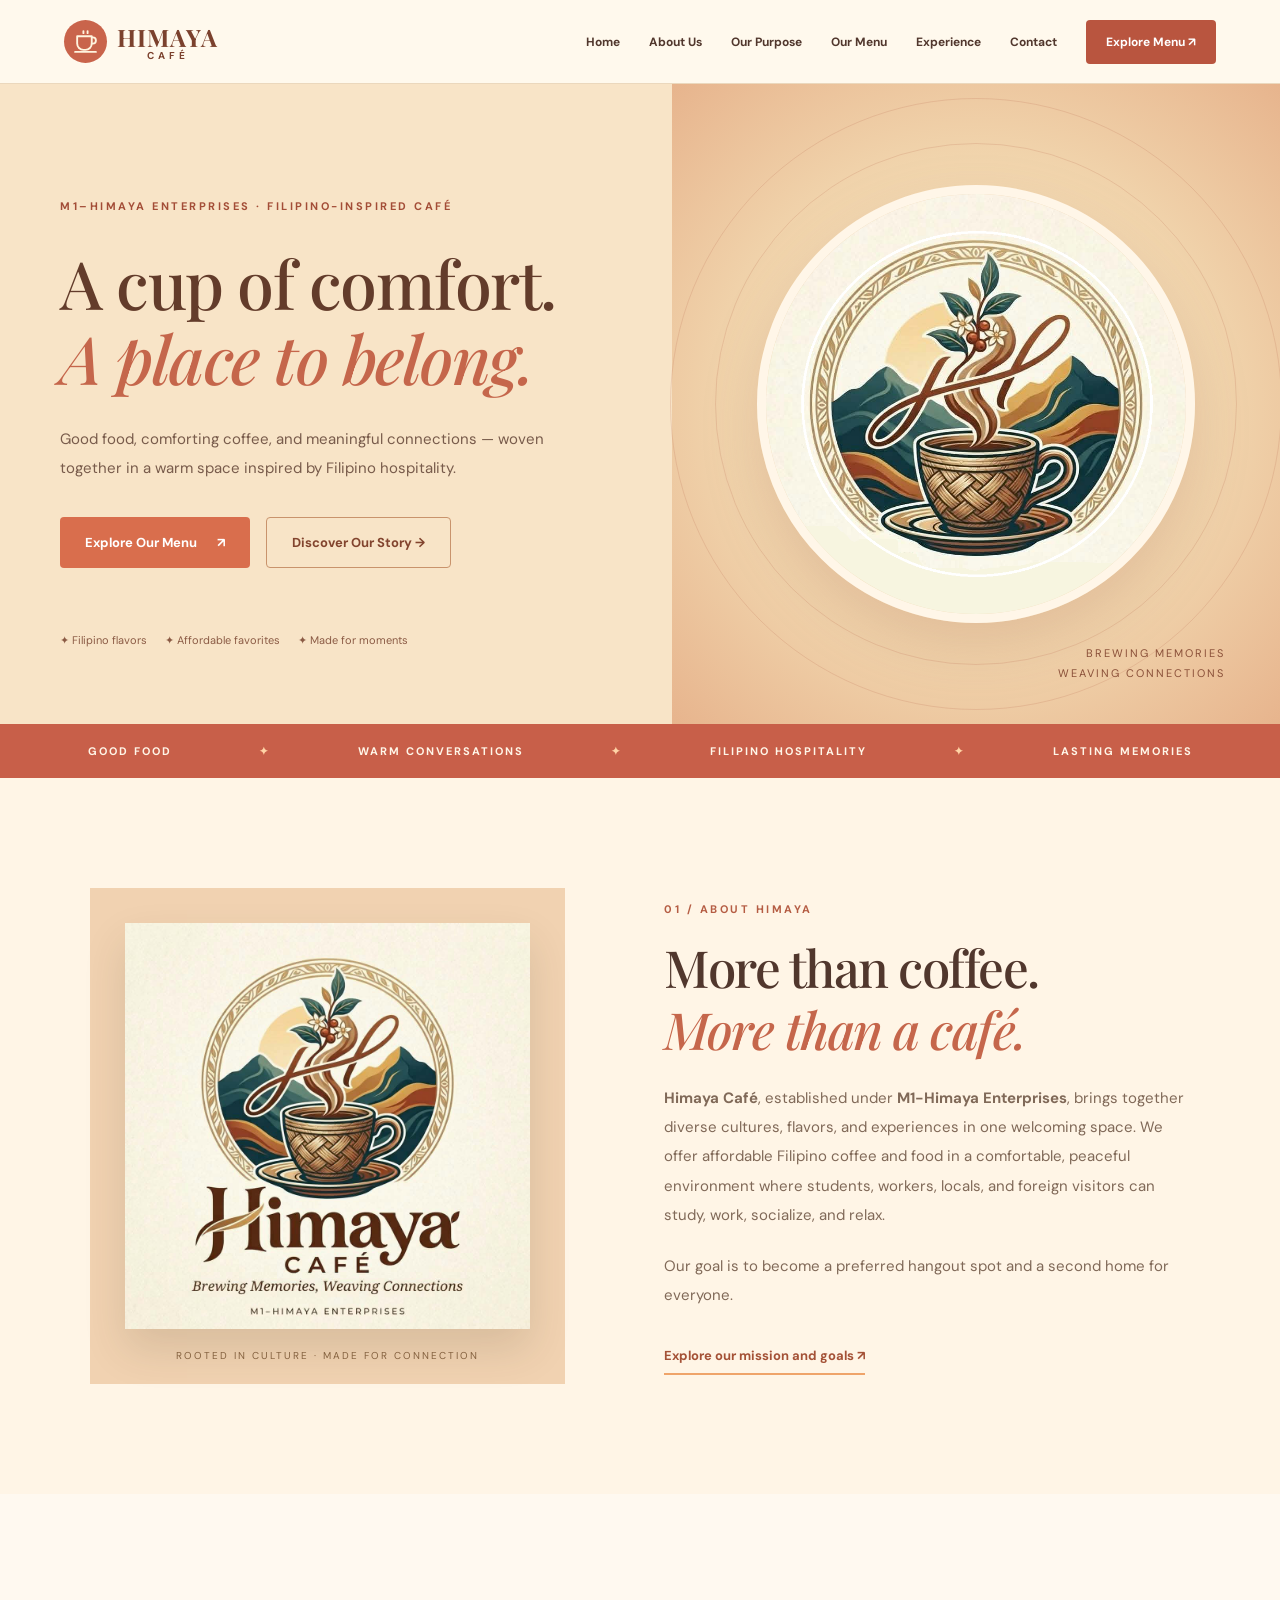
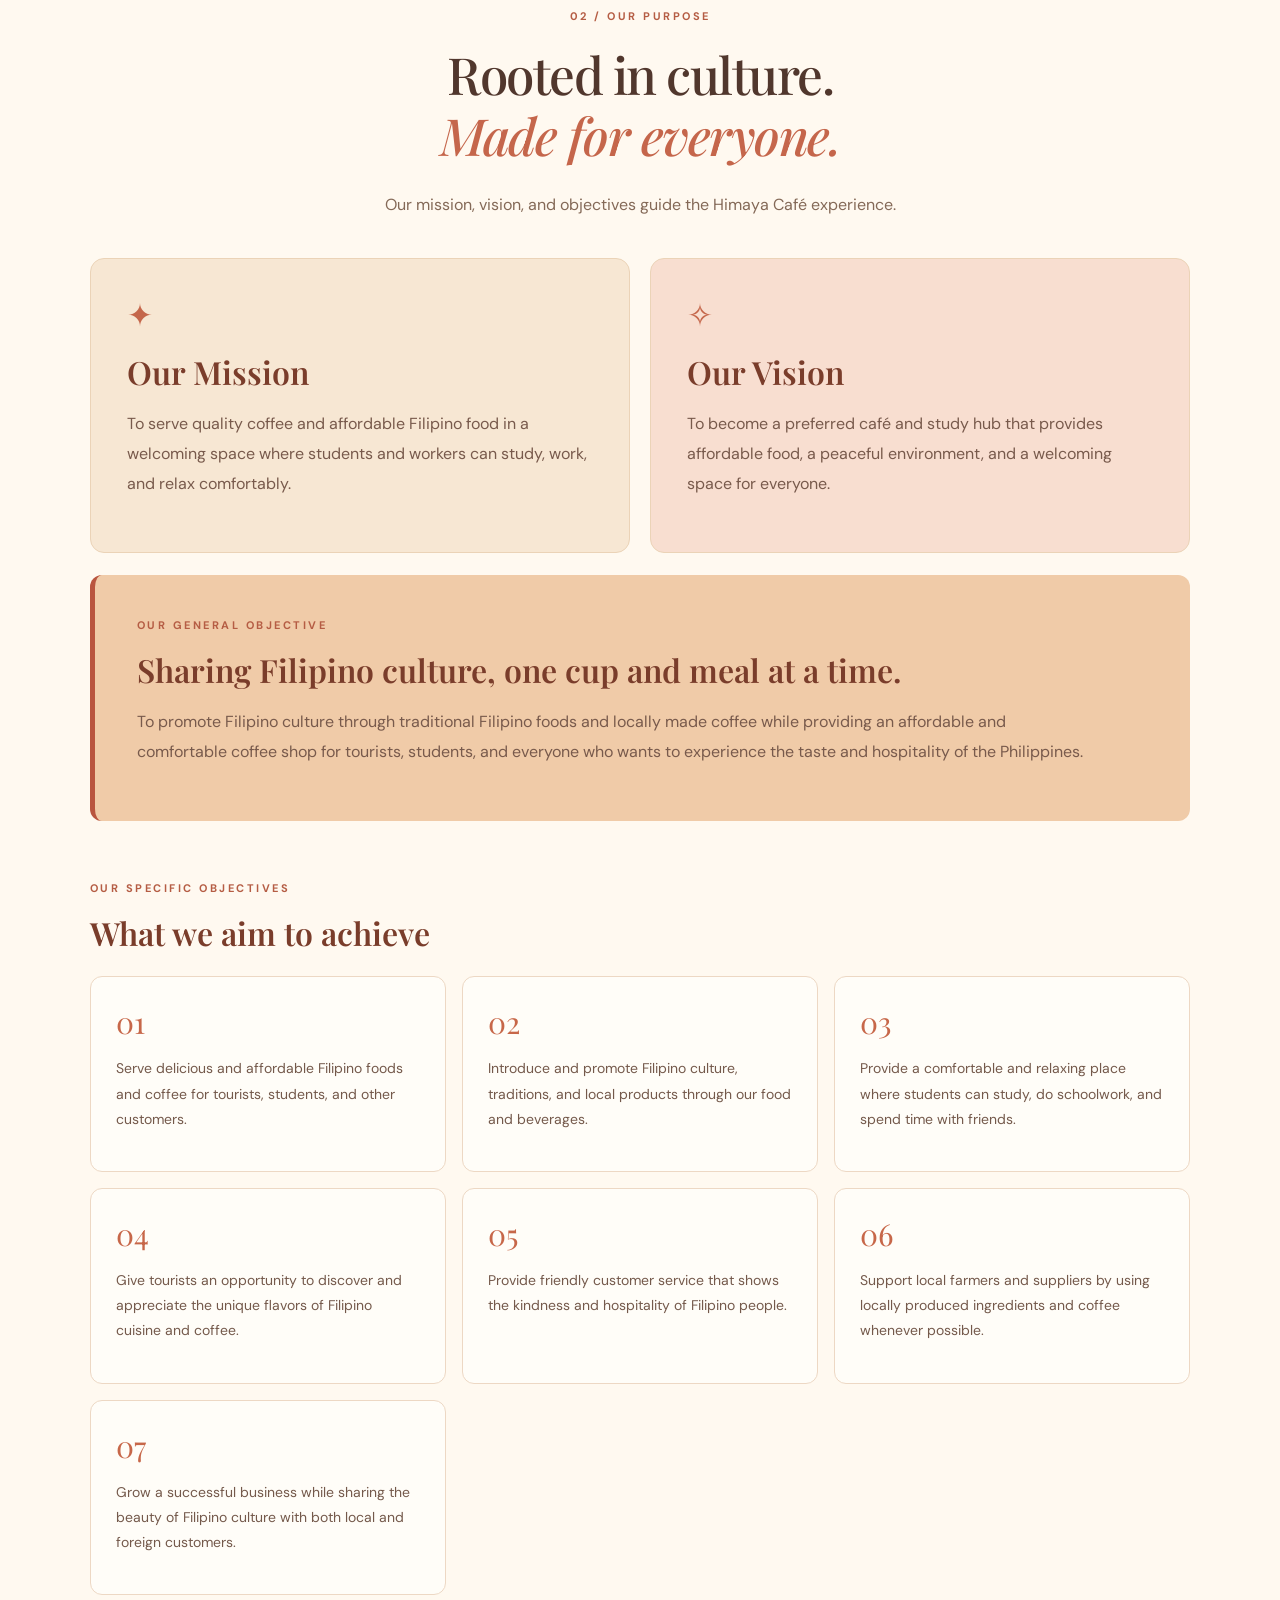
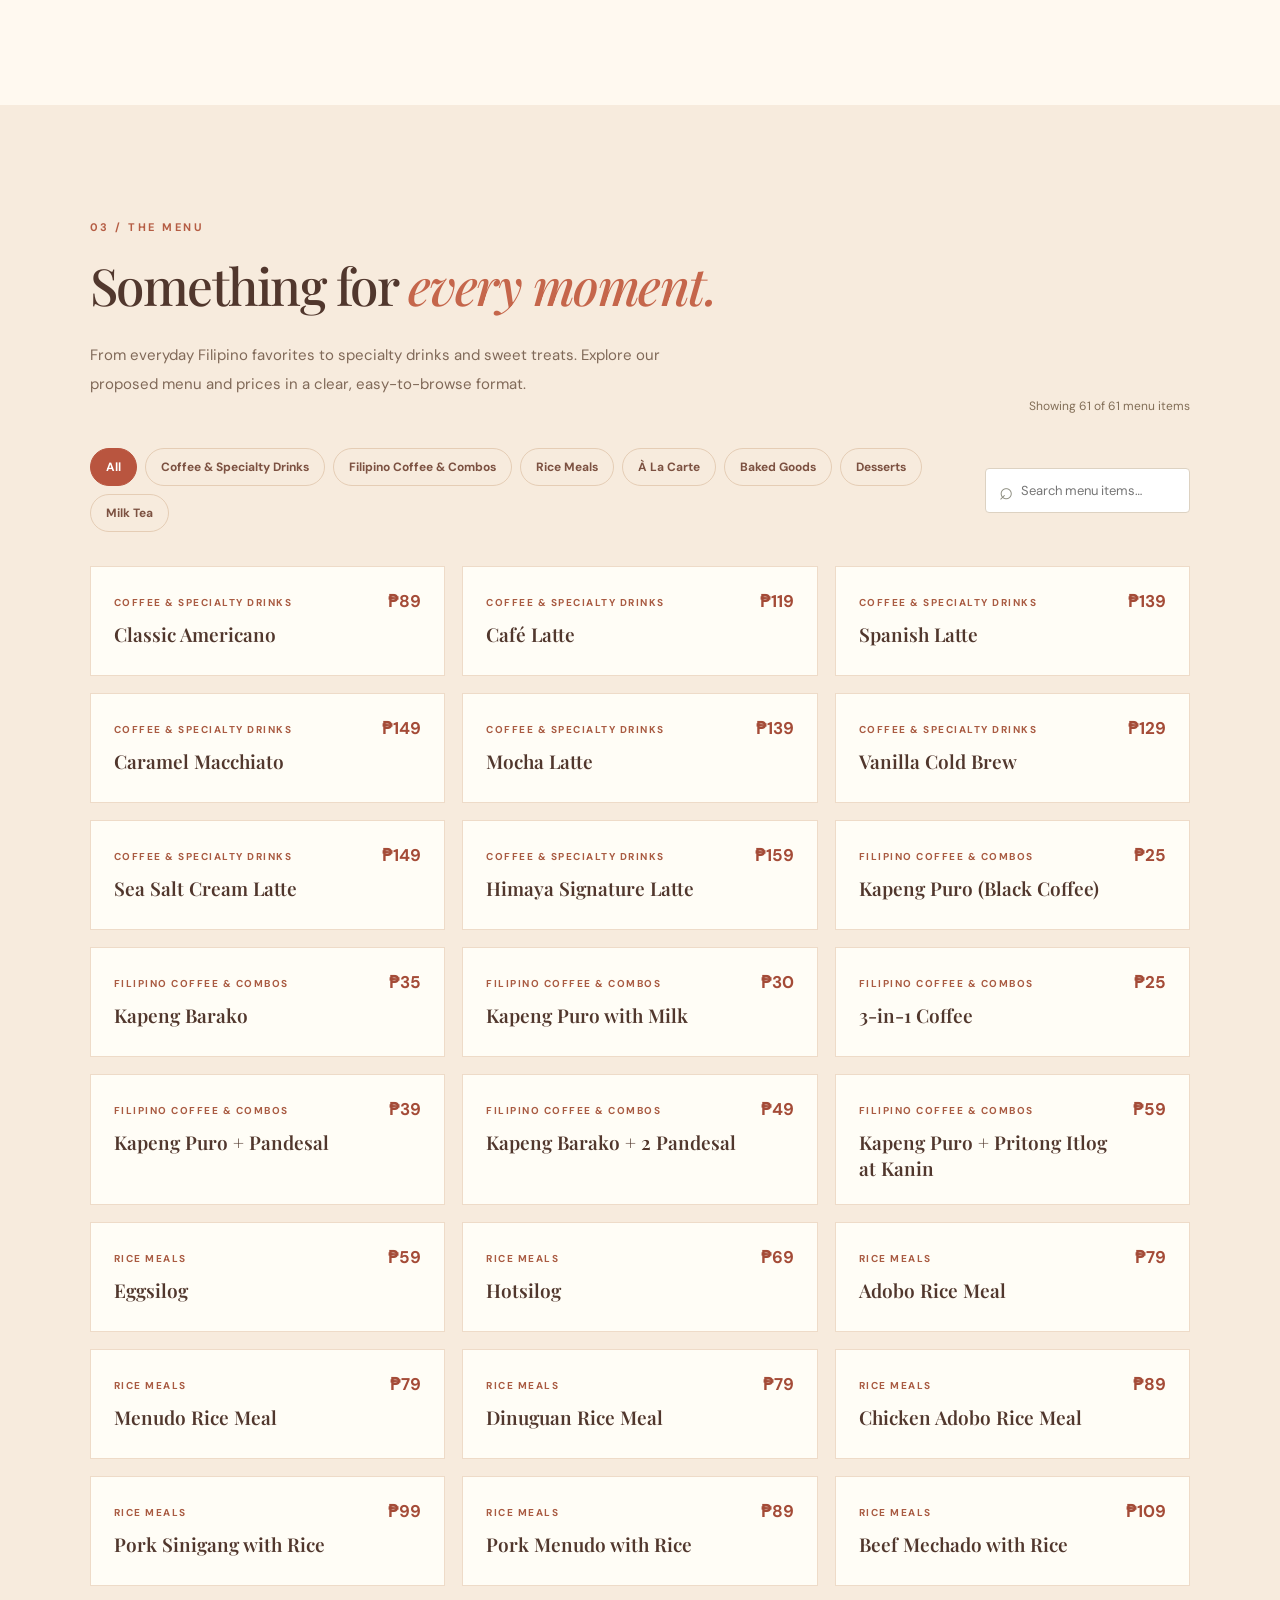
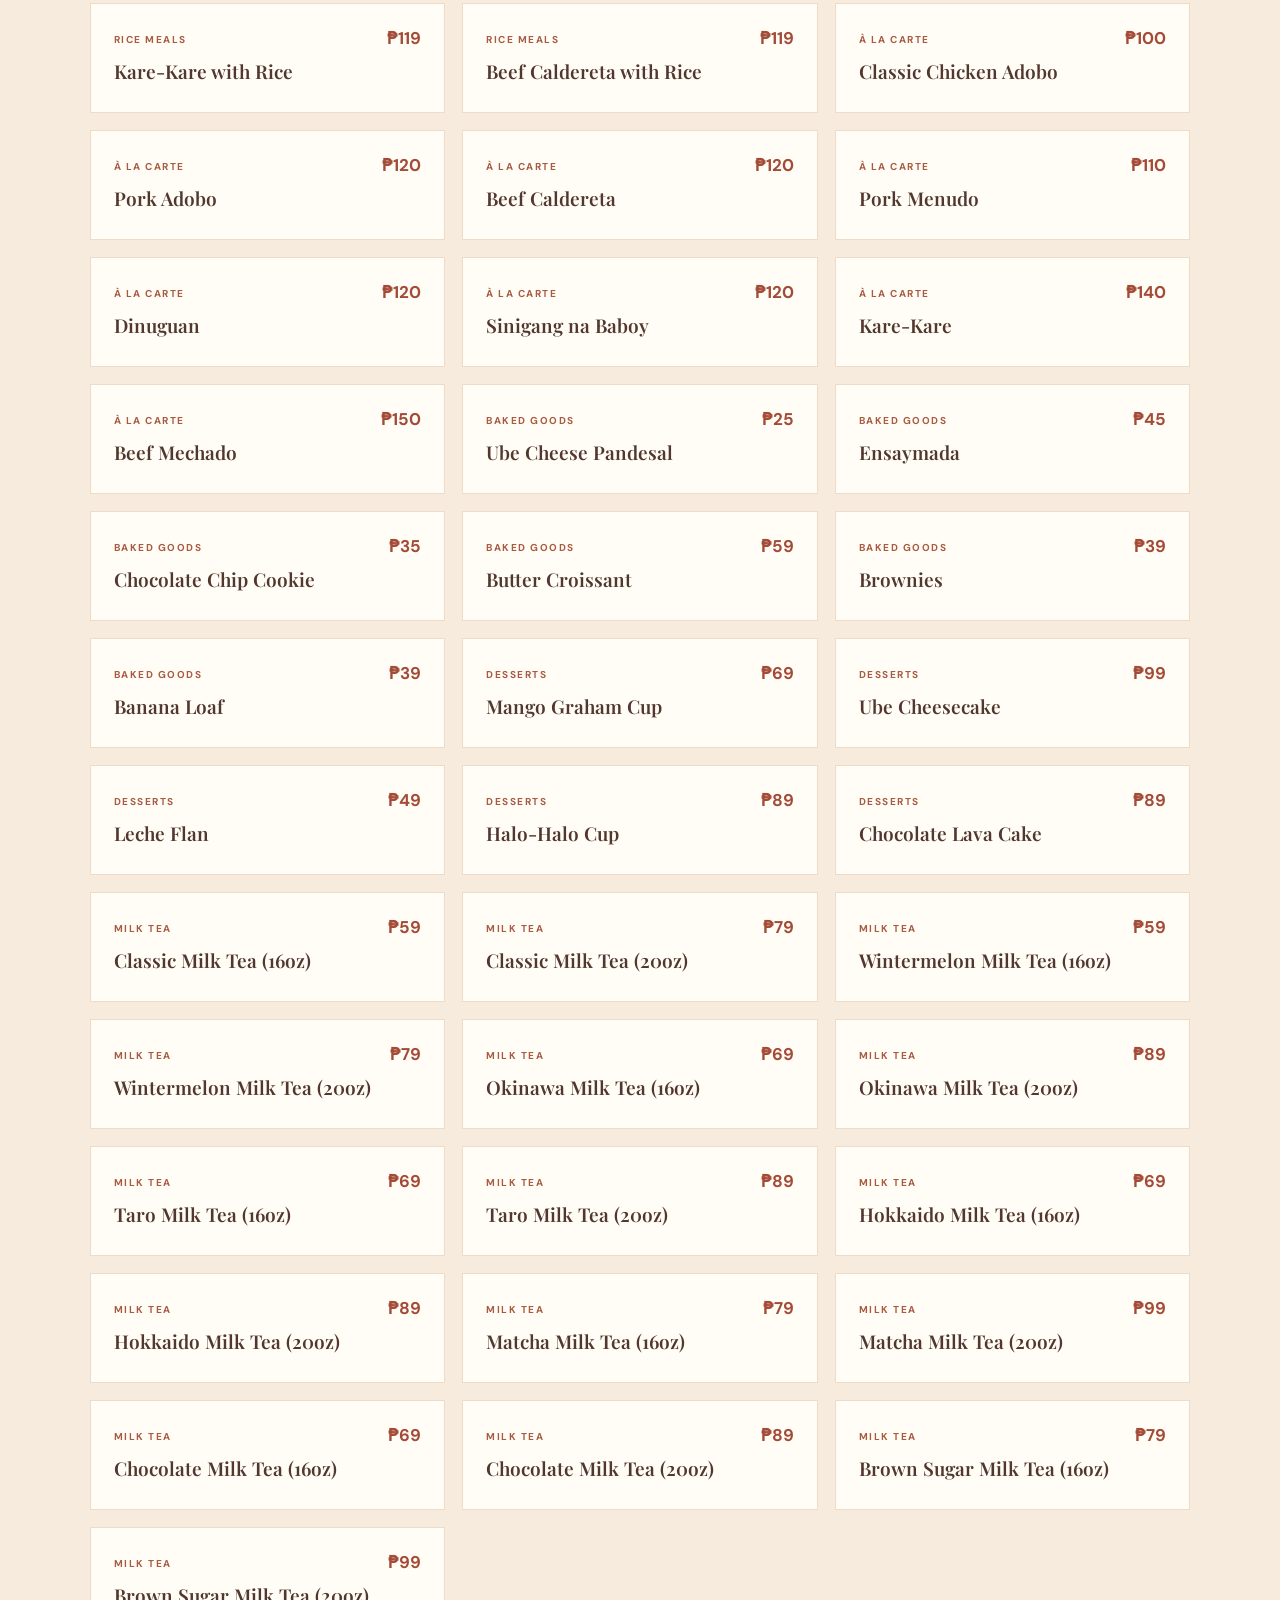
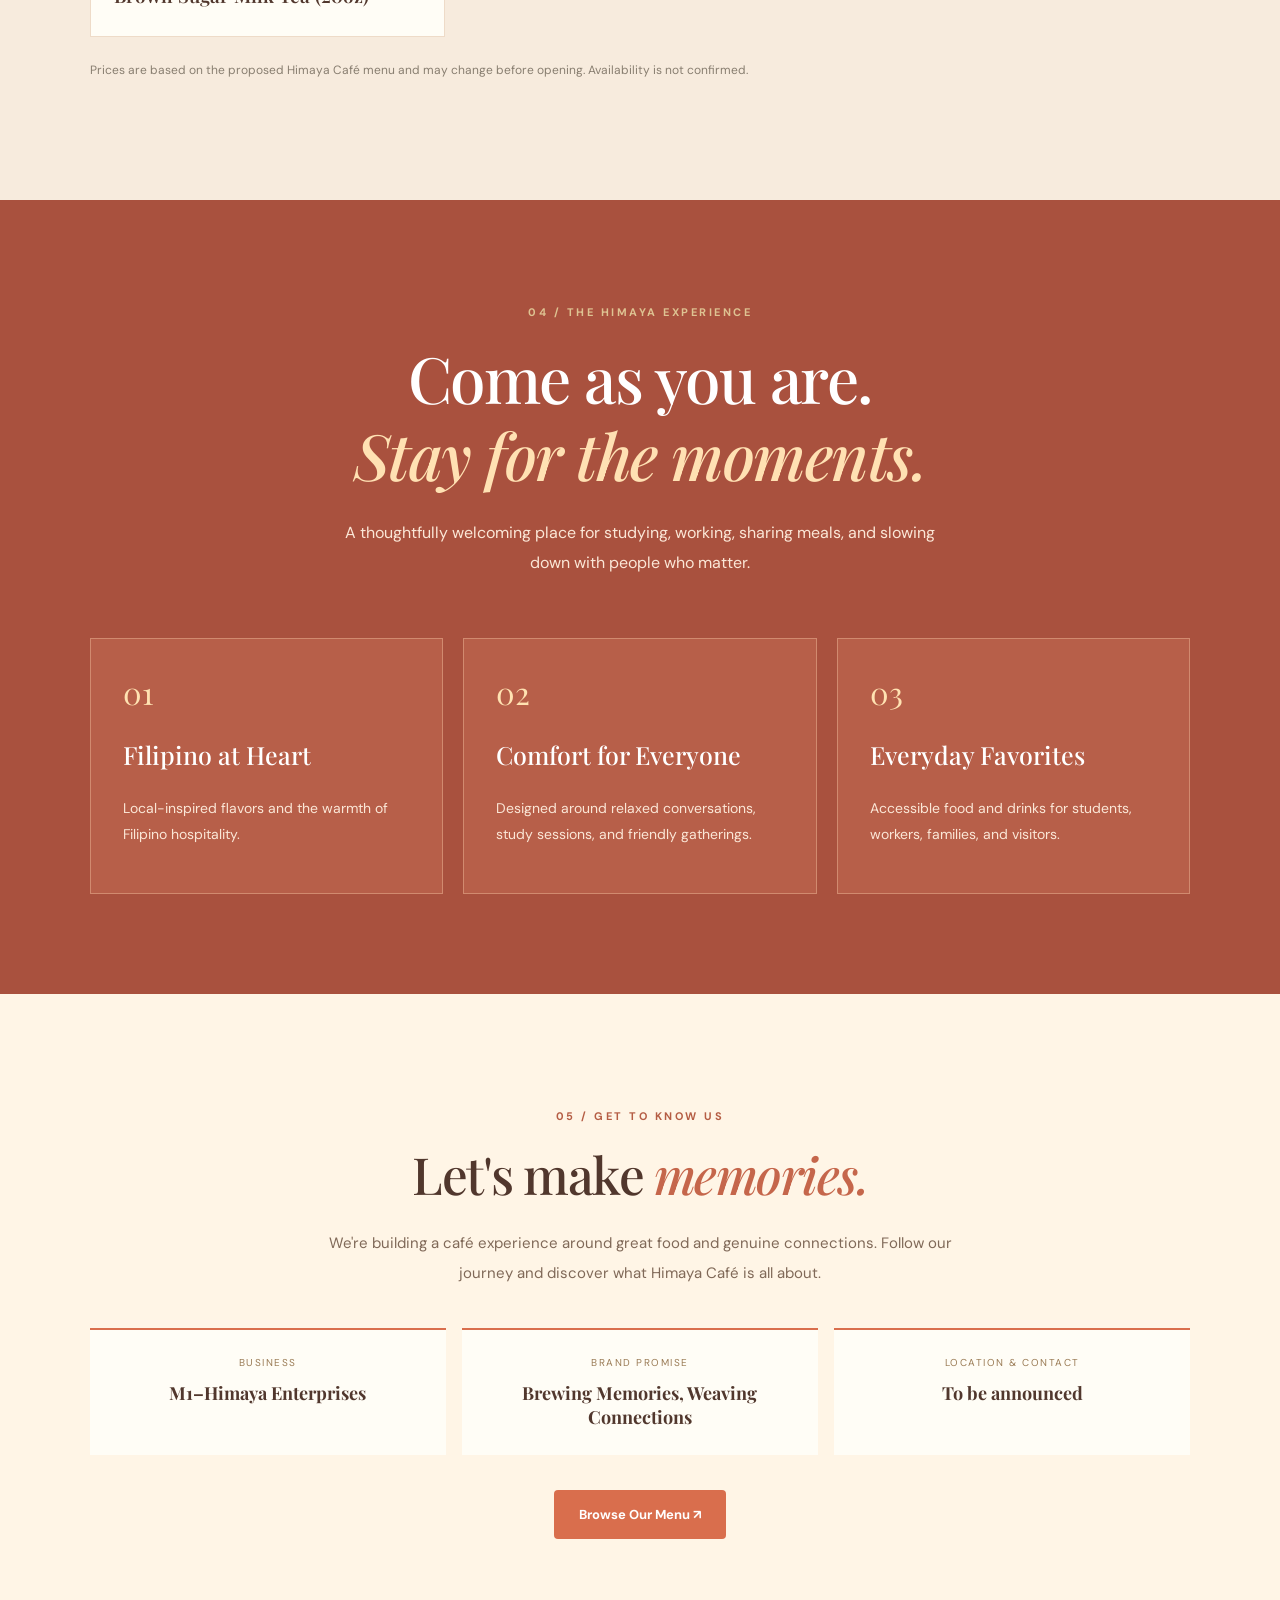
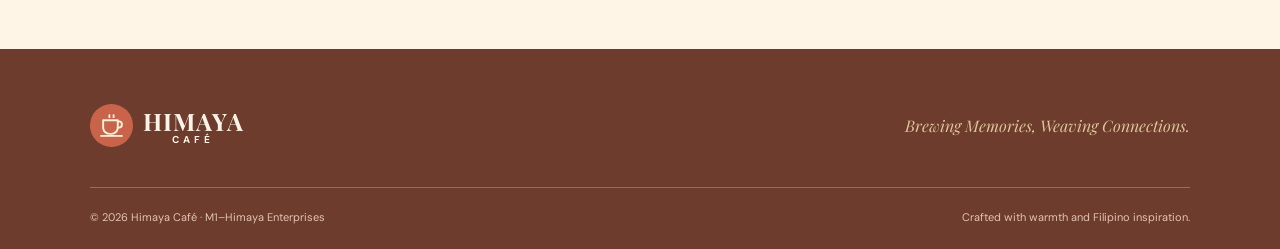
<file: index.html>
<!doctype html>
<html lang="en">

<head>
    <meta charset="utf-8">
    <meta name="viewport" content="width=device-width, initial-scale=1">
    <meta name="theme-color" content="#F9F1E4">
    <meta name="description" content="Himaya Café — Brewing Memories, Weaving Connections. Filipino comfort food, coffee and meaningful moments.">

    <title>Himaya Café | Brewing Memories, Weaving Connections</title>

    <link rel="stylesheet" href="styles.css">
</head>

<body>

    <!-- ==================== NAVIGATION ==================== -->
    <header class="nav">

        <a href="#home" class="brand">
            
            <span class="brand-mark">
                <svg
                    xmlns="http://www.w3.org/2000/svg"
                    width="25"
                    height="25"
                    viewBox="0 0 24 24"
                    fill="none"
                    stroke="currentColor"
                    stroke-width="1.8"
                    stroke-linecap="round"
                    stroke-linejoin="round"
                    aria-label="Coffee cup"
                    role="img"
                >
                    <path d="M10 2v2" />
                    <path d="M14 2v2" />
                    <path d="M4 7h14v7a6 6 0 0 1-6 6h-2a6 6 0 0 1-6-6V7Z" />
                    <path d="M18 8h1a3 3 0 0 1 0 6h-1" />
                    <path d="M2 22h20" />
                </svg>
            </span>

            <span>HIMAYA <small>CAFÉ</small></span>
        </a>

        <button
            class="hamb"
            id="toggle"
            aria-label="Toggle navigation"
            aria-expanded="false"
        >
            ☰
        </button>

        <nav id="navlinks">
            <a href="#home">Home</a>
            <a href="#story">About Us</a>
            <a href="#purpose">Our Purpose</a>
            <a href="#menu">Our Menu</a>
            <a href="#experience">Experience</a>
            <a href="#contact">Contact</a>
            <a href="#menu" class="nav-cta">Explore Menu ↗</a>
        </nav>

    </header>


    <main>

        <!-- ==================== HERO SECTION ==================== -->
        <section class="hero" id="home">

            <div class="hero-copy">

                <span class="eyebrow">
                    M1–HIMAYA ENTERPRISES · FILIPINO-INSPIRED CAFÉ
                </span>

                <h1>
                    A cup of comfort.<br>
                    <em>A place to belong.</em>
                </h1>

                <p>
                    Good food, comforting coffee, and meaningful connections —
                    woven together in a warm space inspired by Filipino hospitality.
                </p>

                <div class="hero-actions">

                    <a class="btn primary" href="#menu">
                        Explore Our Menu <span>↗</span>
                    </a>

                    <a class="btn ghost" href="#story">
                        Discover Our Story →
                    </a>

                </div>

                <div class="hero-foot">
                    <span>✦ Filipino flavors</span>
                    <span>✦ Affordable favorites</span>
                    <span>✦ Made for moments</span>
                </div>

            </div>

            <div class="hero-visual">

                <div class="hero-ring">
                    <img
                        src="assets/himaya.png"
                        alt="Official Himaya Café logo featuring a woven coffee cup, mountains and floral motif"
                    >
                </div>

                <span class="hero-stamp">
                    BREWING MEMORIES<br>
                    WEAVING CONNECTIONS
                </span>

            </div>

        </section>


        <!-- ==================== VALUES TICKER ==================== -->
        <section class="ticker" aria-label="Our values">

            <span>GOOD FOOD</span>
            <b>✦</b>

            <span>WARM CONVERSATIONS</span>
            <b>✦</b>

            <span>FILIPINO HOSPITALITY</span>
            <b>✦</b>

            <span>LASTING MEMORIES</span>

        </section>


        <!-- ==================== ABOUT US ==================== -->
        <section class="section story" id="story">

            <div class="story-art">

                <div class="art-frame">
                    <img
                        src="assets/himaya-logo.jpg"
                        alt="Himaya Café official brand emblem"
                    >
                </div>

                <span class="art-caption">
                    ROOTED IN CULTURE · MADE FOR CONNECTION
                </span>

            </div>

            <div class="section-copy">

                <span class="eyebrow">01 / ABOUT HIMAYA</span>

                <h2>
                    More than coffee.<br>
                    <em>More than a café.</em>
                </h2>

                <p>
                    <strong>Himaya Café</strong>, established under
                    <strong>M1-Himaya Enterprises</strong>, brings together
                    diverse cultures, flavors, and experiences in one
                    welcoming space. We offer affordable Filipino coffee
                    and food in a comfortable, peaceful environment where
                    students, workers, locals, and foreign visitors can
                    study, work, socialize, and relax.
                </p>

                <p>
                    Our goal is to become a preferred hangout spot
                    and a second home for everyone.
                </p>

                <a class="text-link" href="#purpose">
                    Explore our mission and goals ↗
                </a>

            </div>

        </section>


        <!-- ==================== OUR PURPOSE ==================== -->
        <section class="section purpose" id="purpose">

            <div class="purpose-heading">

                <span class="eyebrow">02 / OUR PURPOSE</span>

                <h2>
                    Rooted in culture.<br>
                    <em>Made for everyone.</em>
                </h2>

                <p>
                    Our mission, vision, and objectives guide
                    the Himaya Café experience.
                </p>

            </div>


            <!-- MISSION AND VISION -->
            <div class="purpose-two">

                <article class="purpose-card">

                    <span class="card-icon" aria-hidden="true">✦</span>

                    <h3>Our Mission</h3>

                    <p>
                        To serve quality coffee and affordable Filipino
                        food in a welcoming space where students and
                        workers can study, work, and relax comfortably.
                    </p>

                </article>

                <article class="purpose-card">

                    <span class="card-icon" aria-hidden="true">✧</span>

                    <h3>Our Vision</h3>

                    <p>
                        To become a preferred café and study hub that
                        provides affordable food, a peaceful environment,
                        and a welcoming space for everyone.
                    </p>

                </article>

            </div>


            <!-- GENERAL OBJECTIVE -->
            <article class="general-goal">

                <span class="eyebrow">OUR GENERAL OBJECTIVE</span>

                <h3>
                    Sharing Filipino culture, one cup and meal at a time.
                </h3>

                <p>
                    To promote Filipino culture through traditional
                    Filipino foods and locally made coffee while providing
                    an affordable and comfortable coffee shop for tourists,
                    students, and everyone who wants to experience the
                    taste and hospitality of the Philippines.
                </p>

            </article>


            <!-- SPECIFIC OBJECTIVES -->
            <div class="objectives-head">

                <span class="eyebrow">OUR SPECIFIC OBJECTIVES</span>

                <h3>What we aim to achieve</h3>

            </div>

            <div class="objectives-grid">

                <article>
                    <span>01</span>
                    <p>
                        Serve delicious and affordable Filipino foods
                        and coffee for tourists, students, and other customers.
                    </p>
                </article>

                <article>
                    <span>02</span>
                    <p>
                        Introduce and promote Filipino culture, traditions,
                        and local products through our food and beverages.
                    </p>
                </article>

                <article>
                    <span>03</span>
                    <p>
                        Provide a comfortable and relaxing place where
                        students can study, do schoolwork, and spend
                        time with friends.
                    </p>
                </article>

                <article>
                    <span>04</span>
                    <p>
                        Give tourists an opportunity to discover and
                        appreciate the unique flavors of Filipino
                        cuisine and coffee.
                    </p>
                </article>

                <article>
                    <span>05</span>
                    <p>
                        Provide friendly customer service that shows
                        the kindness and hospitality of Filipino people.
                    </p>
                </article>

                <article>
                    <span>06</span>
                    <p>
                        Support local farmers and suppliers by using
                        locally produced ingredients and coffee whenever possible.
                    </p>
                </article>

                <article>
                    <span>07</span>
                    <p>
                        Grow a successful business while sharing the
                        beauty of Filipino culture with both local
                        and foreign customers.
                    </p>
                </article>

            </div>

        </section>


        <!-- ==================== MENU SECTION ==================== -->
        <section class="section menu-section" id="menu">

            <div class="section-head">

                <div>

                    <span class="eyebrow">03 / THE MENU</span>

                    <h2>
                        Something for <em>every moment.</em>
                    </h2>

                    <p>
                        From everyday Filipino favorites to specialty
                        drinks and sweet treats. Explore our proposed
                        menu and prices in a clear, easy-to-browse format.
                    </p>

                </div>

                <div class="menu-count" id="menuCount"></div>

            </div>


            <!-- MENU FILTERS AND SEARCH -->
            <div class="menu-toolbar">

                <div
                    class="filters"
                    id="filters"
                    role="group"
                    aria-label="Menu categories"
                ></div>

                <label class="search">

                    <span>⌕</span>

                    <input
                        id="search"
                        type="search"
                        placeholder="Search menu items…"
                        aria-label="Search menu items"
                    >

                </label>

            </div>


            <!-- DYNAMIC MENU ITEMS -->
            <div id="menuGrid" class="menu-grid"></div>

            <p class="menu-note">
                Prices are based on the proposed Himaya Café menu
                and may change before opening. Availability is not confirmed.
            </p>

        </section>


        <!-- ==================== CAFÉ EXPERIENCE ==================== -->
        <section class="feature" id="experience">

            <div class="feature-inner">

                <span class="eyebrow light">
                    04 / THE HIMAYA EXPERIENCE
                </span>

                <h2>
                    Come as you are.<br>
                    <em>Stay for the moments.</em>
                </h2>

                <p>
                    A thoughtfully welcoming place for studying,
                    working, sharing meals, and slowing down with
                    people who matter.
                </p>

                <div class="feature-cards">

                    <article>

                        <span>01</span>

                        <h3>Filipino at Heart</h3>

                        <p>
                            Local-inspired flavors and the warmth
                            of Filipino hospitality.
                        </p>

                    </article>

                    <article>

                        <span>02</span>

                        <h3>Comfort for Everyone</h3>

                        <p>
                            Designed around relaxed conversations,
                            study sessions, and friendly gatherings.
                        </p>

                    </article>

                    <article>

                        <span>03</span>

                        <h3>Everyday Favorites</h3>

                        <p>
                            Accessible food and drinks for students,
                            workers, families, and visitors.
                        </p>

                    </article>

                </div>

            </div>

        </section>


        <!-- ==================== CONTACT SECTION ==================== -->
        <section class="section contact" id="contact">

            <span class="eyebrow">05 / GET TO KNOW US</span>

            <h2>
                Let's make <em>memories.</em>
            </h2>

            <p>
                We're building a café experience around great food
                and genuine connections. Follow our journey and
                discover what Himaya Café is all about.
            </p>

            <div class="contact-panels">

                <div>
                    <span>BUSINESS</span>
                    <strong>M1–Himaya Enterprises</strong>
                </div>

                <div>
                    <span>BRAND PROMISE</span>
                    <strong>Brewing Memories, Weaving Connections</strong>
                </div>

                <div>
                    <span>LOCATION &amp; CONTACT</span>
                    <strong>To be announced</strong>
                </div>

            </div>

            <a class="btn primary" href="#menu">
                Browse Our Menu ↗
            </a>

        </section>

    </main>


    <!-- ==================== FOOTER ==================== -->
    <footer>

        <div class="footer-top">

            <a class="brand" href="#home">

                <span class="brand-mark">
                    <svg
                        xmlns="http://www.w3.org/2000/svg"
                        width="25"
                        height="25"
                        viewBox="0 0 24 24"
                        fill="none"
                        stroke="currentColor"
                        stroke-width="1.8"
                        stroke-linecap="round"
                        stroke-linejoin="round"
                        aria-label="Coffee cup"
                        role="img"
                    >
                        <path d="M10 2v2" />
                        <path d="M14 2v2" />
                        <path d="M4 7h14v7a6 6 0 0 1-6 6h-2a6 6 0 0 1-6-6V7Z" />
                        <path d="M18 8h1a3 3 0 0 1 0 6h-1" />
                        <path d="M2 22h20" />
                    </svg>
                </span>

                <span>
                    HIMAYA <small>CAFÉ</small>
                </span>

            </a>

            <p>
                Brewing Memories, Weaving Connections.
            </p>

        </div>

        <div class="footer-bottom">

            <span>
                © <span id="year"></span>
                Himaya Café · M1–Himaya Enterprises
            </span>

            <span>
                Crafted with warmth and Filipino inspiration.
            </span>

        </div>

    </footer>


    <!-- ==================== JAVASCRIPT ==================== -->
    <script src="script.js" defer></script>

</body>
</html>
</file>
<file: styles.css>
@import url('https://fonts.googleapis.com/css2?family=DM+Sans:wght@400;500;600;700&family=Playfair+Display:ital,wght@0,500;0,600;0,700;1,500;1,600&display=swap');:root{--forest:#173d3b;--forest2:#0d302e;--cream:#f7f3e9;--paper:#fffdf8;--sand:#e9dfc9;--gold:#c5a168;--brown:#75452e;--ink:#263b36;--muted:#68756d}*{box-sizing:border-box}html{scroll-behavior:smooth;scroll-padding-top:90px}body{margin:0;background:var(--cream);color:var(--ink);font-family:'DM Sans',sans-serif}a{color:inherit;text-decoration:none}button,input{font:inherit}button{cursor:pointer}.nav{height:84px;padding:0 max(5%,calc((100vw - 1340px)/2));display:flex;align-items:center;justify-content:space-between;background:var(--paper);position:sticky;top:0;z-index:30;border-bottom:1px solid #e7e0d3}.brand{display:flex;align-items:center;gap:10px;font-family:'Playfair Display',serif;font-size:24px;font-weight:700;letter-spacing:1px;color:var(--forest)}.brand small{font-family:'DM Sans',sans-serif;font-size:10px;letter-spacing:4px;display:block;margin-top:-4px;text-align:center}.brand-mark{display:grid;place-items:center;background:var(--forest);color:#e8c88f;border-radius:50%;width:43px;height:43px;font-family:'Playfair Display',serif;font-size:30px;font-style:italic}.nav nav{display:flex;align-items:center;gap:29px}.nav nav a{font-size:12px;font-weight:700}.nav nav a:hover,.text-link:hover{color:var(--brown)}.nav .nav-cta{background:var(--forest);color:white;padding:14px 20px;border-radius:4px}.hamb{display:none;background:none;border:0;font-size:25px;color:var(--forest)}.hero{min-height:640px;display:grid;grid-template-columns:1.05fr .95fr;background:var(--forest);overflow:hidden}.hero-copy{padding:110px 8% 55px max(9%,calc((100vw - 1250px)/2));color:white;position:relative;z-index:1}.eyebrow{font-size:11px;letter-spacing:2.5px;color:#a0784b;font-weight:700}.hero .eyebrow,.eyebrow.light{color:#dec392}.hero h1,h2{font-family:'Playfair Display',serif;letter-spacing:-1.5px;font-weight:500}.hero h1{font-size:clamp(48px,5.2vw,80px);line-height:1.13;margin:30px 0}.hero h1 em,.feature h2 em{color:#e8c994}.hero-copy>p{font-size:15px;line-height:1.9;max-width:485px;color:#d7e1da}.hero-actions{display:flex;flex-wrap:wrap;gap:16px;margin-top:35px}.btn{padding:16px 25px;display:inline-flex;gap:20px;align-items:center;font-weight:700;font-size:13px;border-radius:4px;transition:transform .2s}.btn:hover{transform:translateY(-2px)}.btn.primary{background:var(--gold);color:#1e342d}.btn.ghost{border:1px solid #74938a;color:#fff}.hero-foot{display:flex;gap:18px;flex-wrap:wrap;color:#d9d1b9;font-size:11px;margin-top:65px}.hero-visual{position:relative;display:grid;place-items:center;background:radial-gradient(circle at 50% 50%,#54736a 0,#30534e 47%,#173d3b 75%);padding:65px 30px}.hero-visual:before,.hero-visual:after{content:'';position:absolute;width:520px;height:520px;border:1px solid #8eab9c45;border-radius:50%}.hero-visual:after{width:610px;height:610px}.hero-ring{position:relative;z-index:2;width:min(80%,440px);aspect-ratio:1;border:9px solid #e1c89a;border-radius:50%;overflow:hidden;box-shadow:0 24px 70px #0a2526aa}.hero-ring img{width:100%;height:100%;object-fit:cover}.hero-stamp{position:absolute;bottom:40px;right:9%;font-size:11px;color:#e5d4b5;letter-spacing:2px;text-align:right;line-height:1.8}.ticker{display:flex;align-items:center;justify-content:space-evenly;gap:12px;padding:20px 12px;background:#e8dcc4;color:#5c4933;font-size:11px;font-weight:700;letter-spacing:2px;flex-wrap:wrap}.ticker b{color:#a57a44}.section{padding:110px max(7%,calc((100vw - 1220px)/2))}.story{display:grid;grid-template-columns:.95fr 1.05fr;gap:9%;align-items:center}.story-art{background:#e5dbc6;padding:35px 35px 15px;position:relative}.art-frame{background:#fbf8ed;max-width:490px;margin:auto;box-shadow:0 20px 40px #3e382524}.art-frame img{width:100%;display:block}.art-caption{display:block;text-align:center;padding:20px 0 7px;font-size:10px;letter-spacing:2px;color:#84613f}.section h2,.feature h2{font-size:clamp(40px,4vw,62px);line-height:1.2;margin:19px 0 24px}.section h2 em{color:#a67a47}.section-copy p,.section-head p,.contact>p{line-height:1.95;color:#65746b;font-size:15px}.section-copy p{margin-bottom:22px}.text-link{display:inline-block;margin-top:14px;font-weight:700;color:var(--forest);border-bottom:2px solid var(--gold);padding-bottom:9px;font-size:13px}.menu-section{background:#f0eadf}.section-head{display:flex;justify-content:space-between;align-items:end;gap:30px}.section-head p{max-width:620px}.menu-count{font-size:12px;color:#826e57;white-space:nowrap}.menu-toolbar{display:flex;justify-content:space-between;gap:18px;align-items:center;margin:34px 0}.filters{display:flex;flex-wrap:wrap;gap:8px}.filters button{border:1px solid #d8cdb8;border-radius:50px;background:transparent;color:#56645c;padding:10px 15px;font-size:12px;font-weight:700}.filters button.active,.filters button:hover{background:var(--forest);color:white;border-color:var(--forest)}.search{display:flex;align-items:center;gap:8px;background:white;border:1px solid #ddd2c2;border-radius:4px;padding:0 13px;min-width:205px}.search span{font-size:24px;color:#8d8d80}.search input{border:0;outline:0;background:transparent;padding:13px 0;width:100%;font-size:13px}.menu-grid{display:grid;grid-template-columns:repeat(3,1fr);gap:17px}.menu-card{background:var(--paper);border:1px solid #e5dccb;padding:23px;display:flex;justify-content:space-between;gap:12px;min-height:110px;transition:box-shadow .2s,transform .2s}.menu-card:hover{box-shadow:0 8px 25px #594b2d14;transform:translateY(-2px)}.menu-card .cat{font-size:10px;letter-spacing:1.5px;color:#9d7950;text-transform:uppercase;font-weight:700}.menu-card h3{font-family:'Playfair Display',serif;font-size:19px;font-weight:600;margin:10px 0 0}.menu-card strong{color:var(--brown);font-size:17px;white-space:nowrap}.menu-note{font-size:12px;color:#887e70;margin-top:25px}.empty{grid-column:1/-1;text-align:center;padding:40px}.feature{background:var(--forest2);color:#fff;padding:100px 7%;text-align:center}.feature-inner{max-width:1200px;margin:auto}.feature h2{font-size:clamp(42px,5vw,70px)}.feature-inner>p{max-width:600px;margin:0 auto 60px;color:#c7d4ca;line-height:1.9}.feature-cards{display:grid;grid-template-columns:repeat(3,1fr);gap:20px;text-align:left}.feature-cards article{border:1px solid #45665f;padding:32px;background:#1c423e}.feature-cards article span{font-family:'Playfair Display',serif;font-size:31px;color:var(--gold)}.feature-cards h3{font-family:'Playfair Display',serif;font-size:25px;font-weight:500}.feature-cards p{color:#c3d1c7;line-height:1.8;font-size:14px}.contact{text-align:center}.contact>p{max-width:630px;margin:0 auto 40px}.contact-panels{display:grid;grid-template-columns:repeat(3,1fr);gap:16px;margin:35px 0}.contact-panels>div{padding:26px 15px;border-top:2px solid var(--gold);background:var(--paper)}.contact-panels span{display:block;color:#9a7b55;letter-spacing:1.5px;font-size:10px;margin-bottom:12px}.contact-panels strong{font-family:'Playfair Display',serif;font-size:18px}footer{background:#102e2c;color:white;padding:50px 7% 25px}.footer-top,.footer-bottom{display:flex;justify-content:space-between;align-items:center;gap:20px}.footer-top .brand{color:white}.footer-top p{font-family:'Playfair Display',serif;font-style:italic;color:#ddc49c}.footer-bottom{border-top:1px solid #45605b;margin-top:35px;padding-top:22px;color:#a9b9b2;font-size:11px}@media(max-width:950px){.nav nav{gap:13px}.nav nav a{font-size:11px}.hero{grid-template-columns:1fr 1fr}.hero-copy{padding:85px 7% 40px}.hero-foot{margin-top:35px}.story{gap:5%}.menu-grid{grid-template-columns:repeat(2,1fr)}.menu-toolbar{align-items:stretch;flex-direction:column}.search{max-width:340px}}@media(max-width:680px){.nav{height:72px;padding:0 5%}.hamb{display:block}.nav nav{display:none;position:absolute;top:72px;left:0;right:0;padding:22px;background:var(--paper);flex-direction:column;align-items:stretch;box-shadow:0 15px 25px #0001}.nav nav.open{display:flex}.hero{grid-template-columns:1fr}.hero-copy{padding:75px 7% 55px}.hero h1{font-size:52px}.hero-visual{min-height:420px}.hero-ring{width:300px}.hero-visual:before{width:350px;height:350px}.hero-visual:after{width:410px;height:410px}.hero-stamp{bottom:14px}.ticker{font-size:9px}.section{padding:75px 6%}.story{grid-template-columns:1fr}.story-art{max-width:480px}.section-head{display:block}.menu-grid,.feature-cards,.contact-panels{grid-template-columns:1fr}.menu-card{min-height:95px}.feature{padding:75px 6%}.footer-top,.footer-bottom{flex-direction:column;align-items:flex-start}.brand{font-size:21px}}@media(prefers-reduced-motion:reduce){html{scroll-behavior:auto}*{transition:none!important}}

/* 2026 brand refresh: warm palette sampled from the supplied business presentation */
:root{--forest:#9F512F;--forest2:#793F2C;--cream:#FFF5E6;--paper:#FFFDF6;--sand:#EFD9B8;--gold:#F49A57;--brown:#6D3725;--ink:#51372D;--muted:#846F61}
body{background:var(--cream);color:var(--ink)}.nav{background:#FFF9ED;border-bottom-color:#EBD8BD}.brand{color:#7B412D}.brand-mark{background:#C9644B;color:#FFF4DE}.nav .nav-cta,.filters button.active,.filters button:hover{background:#B9553F;color:#fff;border-color:#B9553F}.hamb{color:#81442E}.hero{background:#F8E4C7}.hero-copy{color:#633C2B}.hero .eyebrow{color:#A34D37}.hero h1 em,.section h2 em{color:#C5664B}.hero-copy>p{color:#785B4B}.hero .btn.ghost{color:#82442E;border-color:#C9936C}.btn.primary{background:#D96E4D;color:#fff}.hero-foot{color:#8B5B45}.hero-visual{background:radial-gradient(circle at 50% 50%,#FDF3D8 0,#F1D5AD 55%,#E7B48D 100%)}.hero-visual:before,.hero-visual:after{border-color:#B96B5133}.hero-ring{border-color:#FFF6E8;box-shadow:0 24px 55px #A65B3F38}.hero-stamp{color:#8A5039}.ticker{background:#C85F49;color:#FFF6E8}.ticker b{color:#FFD4A6}.story-art{background:#F1D2B1}.section-copy p,.section-head p,.contact>p{color:#806958}.text-link{color:#A45136;border-color:#EFA46A}.menu-section{background:#F7EBDD}.menu-card{border-color:#EEDBC8}.menu-card .cat{color:#A95B42}.menu-card strong{color:#A44B37}.filters button{border-color:#E5CDB5;color:#7C5141}.feature{background:#A9513E}.feature-inner>p,.feature-cards p{color:#FBE7D7}.feature-cards article{background:#B75F49;border-color:#D18A6F}.feature-cards article span{color:#FFE2B2}.feature h2 em{color:#FFE1B3}.contact-panels>div{border-top-color:#D96E4D}footer{background:#6E3C2D}.footer-top .brand{color:#FFF4E7}.footer-bottom{border-top-color:#9E6B58;color:#E2C3B4}
.purpose{background:#FFF9F0}.purpose-heading{text-align:center;max-width:720px;margin:0 auto 38px}.purpose-heading p{color:#846957;line-height:1.8}.purpose-two{display:grid;grid-template-columns:repeat(2,minmax(0,1fr));gap:20px}.purpose-card{padding:36px;background:#F7E7D3;border:1px solid #EBD3B7;border-radius:14px}.purpose-card:nth-child(2){background:#F8DED0}.card-icon{font-size:31px;color:#C5674B}.purpose-card h3,.general-goal h3,.objectives-head h3{font:600 clamp(25px,2.5vw,34px) 'Playfair Display',serif;color:#7A3D2B;margin:14px 0}.purpose-card p,.general-goal p{line-height:1.9;color:#785A4C}.general-goal{margin-top:22px;padding:38px 42px;background:#F0CBA8;border-left:5px solid #B9553F;border-radius:12px}.general-goal p{max-width:960px}.objectives-head{margin-top:55px;margin-bottom:22px}.objectives-grid{display:grid;grid-template-columns:repeat(3,minmax(0,1fr));gap:16px}.objectives-grid article{background:#FFFDF8;border:1px solid #EDD8C4;border-radius:12px;padding:25px}.objectives-grid span{font-family:'Playfair Display',serif;font-size:30px;color:#C76749}.objectives-grid p{font-size:14px;line-height:1.8;color:#74594B}.eyebrow{color:#B55D44}
@media(max-width:950px){.nav nav{gap:10px}.nav nav a{font-size:10px}.objectives-grid{grid-template-columns:repeat(2,1fr)}}
@media(max-width:680px){.purpose-two,.objectives-grid{grid-template-columns:1fr}.purpose-card,.general-goal{padding:27px}.nav nav{background:#FFF9ED}.hero{grid-template-columns:1fr}.hero-copy{padding-top:65px}}
</file>
